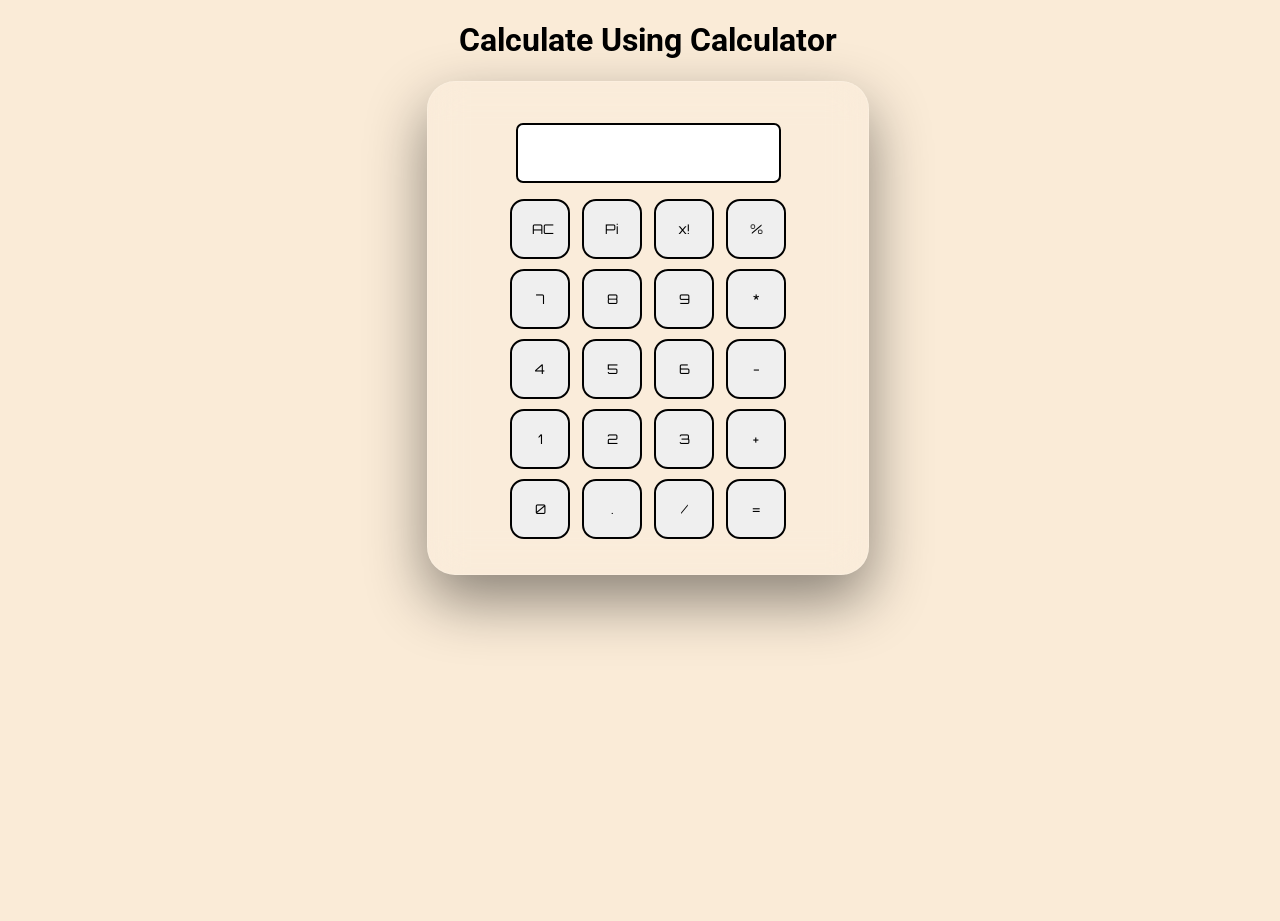
<file: HTML + CSS + JS/Calculator/index.html>
<!DOCTYPE html>
<html lang="en">
<head>
    <meta charset="UTF-8">
    <meta name="viewport" content="width=device-width, initial-scale=1.0">
    <title>Calculator</title>
    <link href="https://fonts.googleapis.com/css2?family=Orbitron:wght@400;700&display=swap" rel="stylesheet">
    <link href="https://fonts.googleapis.com/css2?family=Roboto:wght@300&family=Ubuntu:wght@300&display=swap" rel="stylesheet">
    <link href="style.css" rel="stylesheet" type="text/css"/>
    <link href="utils.css" rel="stylesheet" type="text/css"/>
</head>
<body>
    <h1 class="text-center">Calculate Using Calculator</h1>
    <div class="container flex flex-col item-center mx-auto m-w-20">
        <div class="row">
            <input class="input" type="text"/>
        </div>
        <div class="row">
            <button class="btn">AC</button>
            <button class="btn">Pi</button>
            <button class="btn">x!</button>
            <button class="btn">%</button>
    </div>      
        <div class="row">
            <button class="btn">7</button>
            <button class="btn">8</button>
            <button class="btn">9</button>
            <button class="btn">*</button>
        </div>
        <div class="row">
            <button class="btn">4</button>
            <button class="btn">5</button>
            <button class="btn">6</button>
            <button class="btn">-</button>
    </div>
    <div class="row">
            <button class="btn">1</button>
            <button class="btn">2</button>
            <button class="btn">3</button>
            <button class="btn">+</button>
    </div>
    <div class="row">
            <button class="btn">0</button>
            <button class="btn">.</button>
            <button class="btn">/</button>
            <button class="btn">=</button>
    </div> 
          
    <script src="script.js"></script>
</body>
</html>
</file>
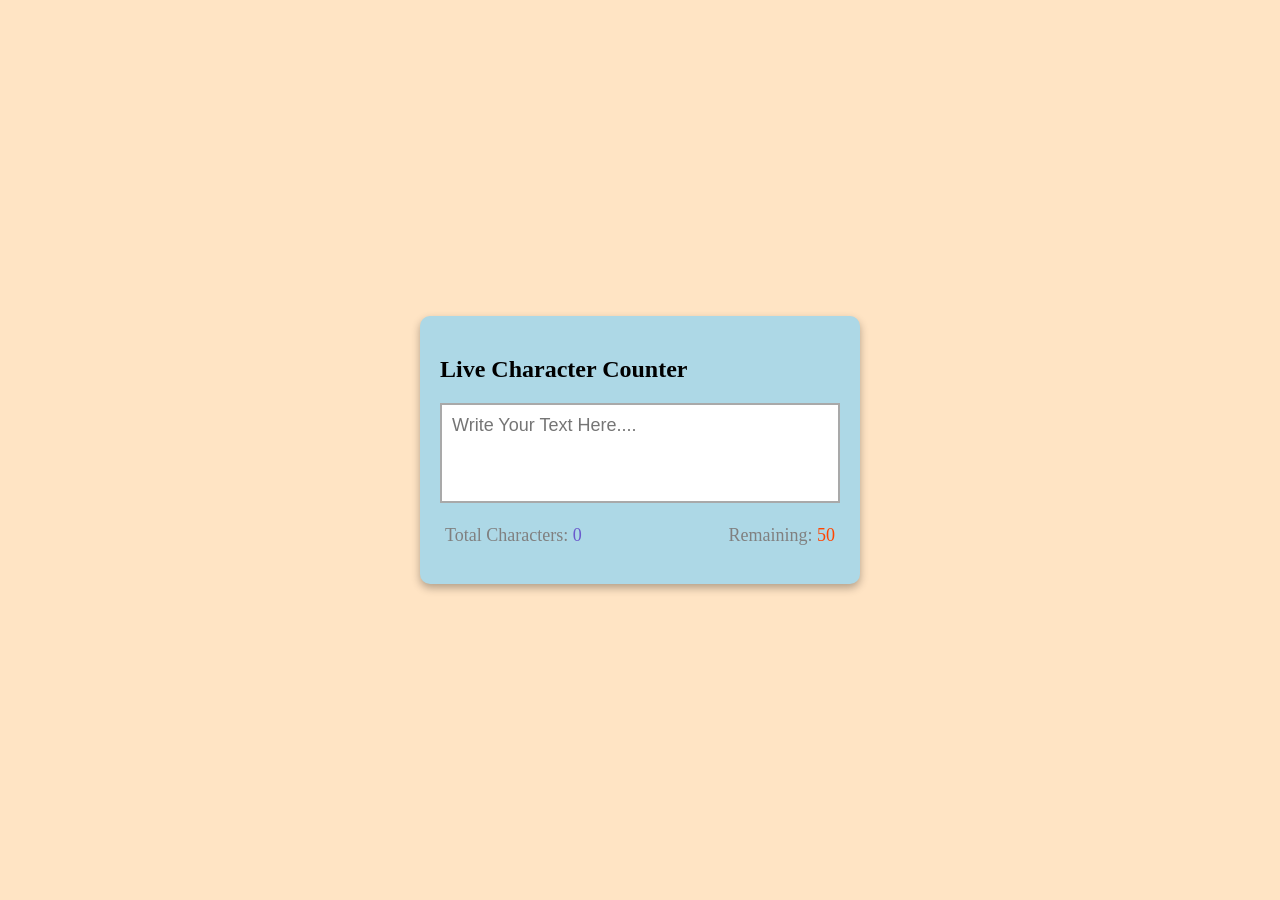
<file: HTML + CSS + JS/Character-Counter/index.html>
<!DOCTYPE html>
<html lang="en">
<head>
    <meta charset="UTF-8">
    <meta name="viewport" content="width=device-width, initial-scale=1.0">
    <title>Chracter Counter</title>
    <link rel="stylesheet" href="style.css">
</head>
<body>
    <div class="conatiner">
        <h2> Live Character Counter</h2>
        <textarea id="textarea" class="textarea" placeholder="Write Your Text Here...." maxlength="50"></textarea>
        <div class="counter-container">
            <p>Total Characters: 
                <span class="total-counter" id="total-counter">0</span>
            </p>
            <p>Remaining: 
                <span class="remaining-counter" id="remaining-counter">50</span>
            </p>
        </div>
    </div>

    <script src="script.js"></script>
</body>
</html>
</file>
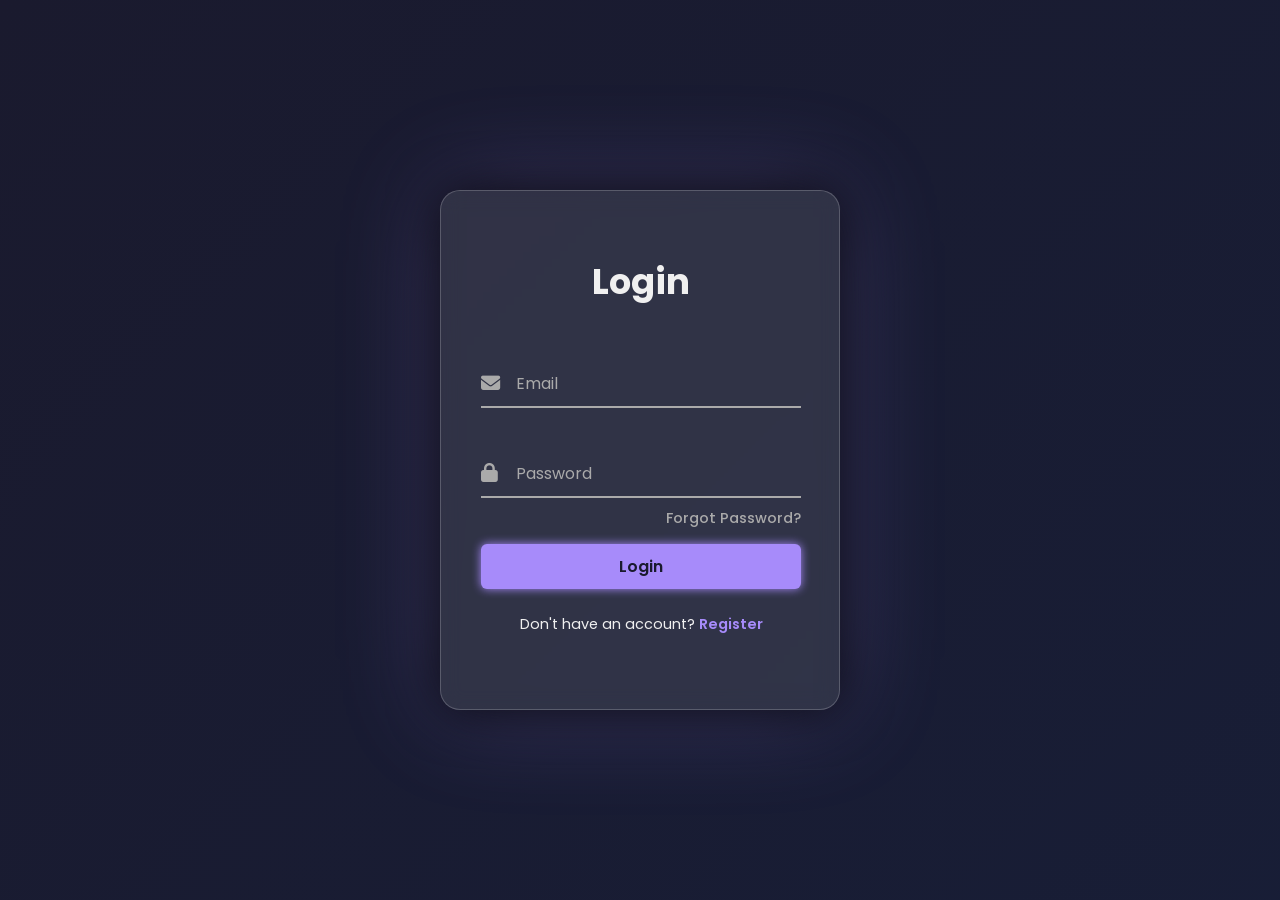
<file: HTML + CSS + JS/Login-SignUp-Form-2/index.html>
<!doctype html>
<html lang="en">
  <head>
    <meta charset="UTF-8" />
    <meta name="viewport" content="width=device-width, initial-scale=1.0" />
    <title>Animated Login & Registration</title>
    <link
      href="https://fonts.googleapis.com/css2?family=Poppins:wght@400;500;600;700&display=swap"
      rel="stylesheet"
    />
    <link
      rel="stylesheet"
      href="https://cdnjs.cloudflare.com/ajax/libs/font-awesome/6.5.1/css/all.min.css"
    />
    <link rel="stylesheet" href="style.css" />
  </head>
  <body>
    <div class="wrapper">
      <div class="form-wrapper">
        <!-- Login Form -->
        <form id="loginForm" action="#">
          <h2>Login</h2>
          <div class="input-box">
            <span class="icon"><i class="fa-solid fa-envelope"></i></span>
            <input type="email" required />
            <label>Email</label>
          </div>
          <div class="input-box">
            <span class="icon"><i class="fa-solid fa-lock"></i></span>
            <input type="password" required />
            <label>Password</label>
          </div>
          <div class="forgot-pass">
            <a href="#">Forgot Password?</a>
          </div>
          <button type="submit" class="btn">Login</button>
          <div class="sign-up-link">
            <p>
              Don't have an account? <a href="#" id="register-link">Register</a>
            </p>
          </div>
        </form>

        <!-- Registration Form -->
        <form id="registerForm" action="#">
          <h2>Registration</h2>
          <div class="input-box">
            <span class="icon"><i class="fa-solid fa-user"></i></span>
            <input type="text" required />
            <label>Username</label>
          </div>
          <div class="input-box">
            <span class="icon"><i class="fa-solid fa-envelope"></i></span>
            <input type="email" required />
            <label>Email</label>
          </div>
          <div class="input-box">
            <span class="icon"><i class="fa-solid fa-lock"></i></span>
            <input type="password" required />
            <label>Password</label>
          </div>
          <button type="submit" class="btn">Register</button>
          <div class="sign-up-link">
            <p>
              Already have an account? <a href="#" id="login-link">Login</a>
            </p>
          </div>
        </form>
      </div>
    </div>

    <script src="script.js"></script>
  </body>
</html>
</file>
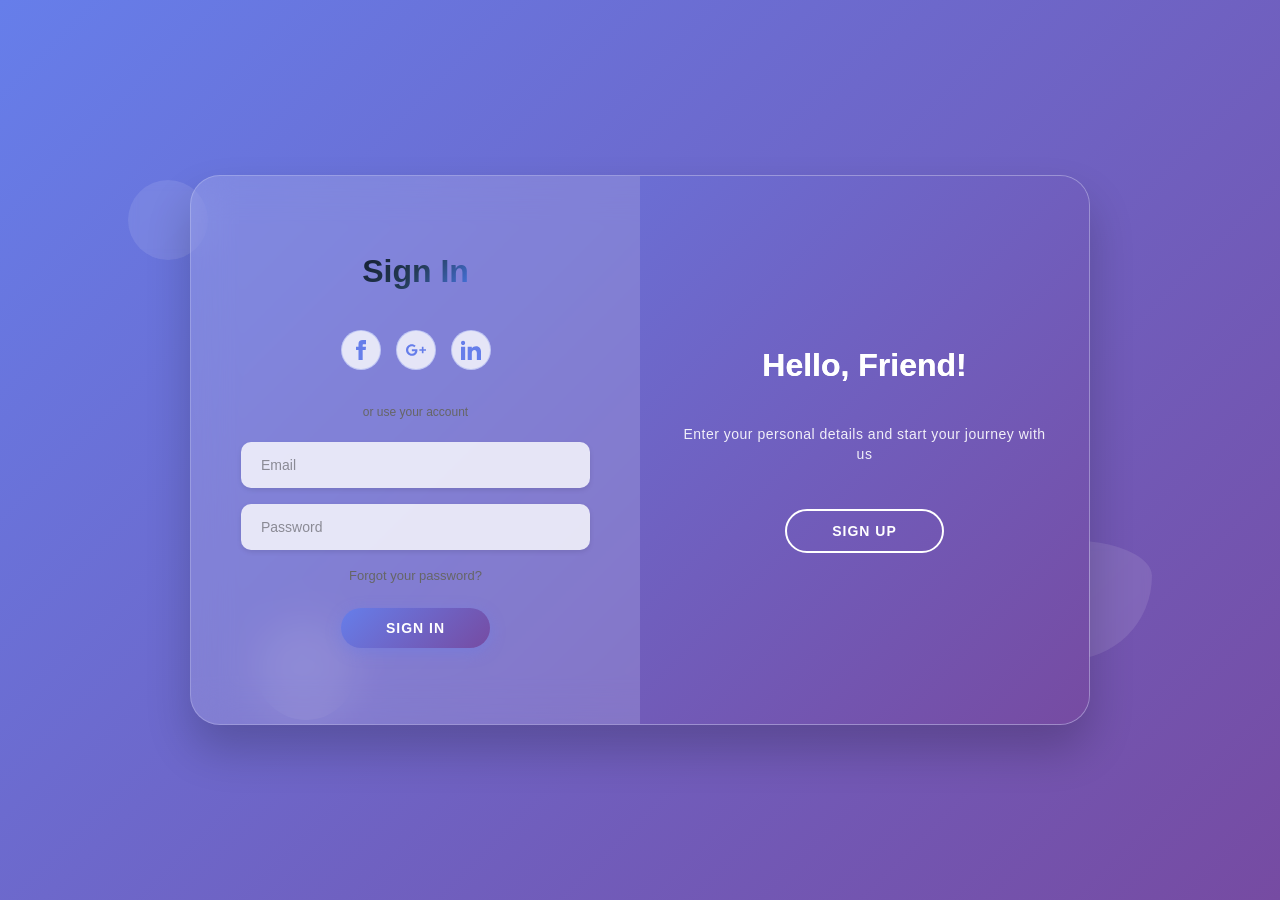
<file: HTML + CSS + JS/Login-SignUp-Form-3/index.html>
<!doctype html>
<html lang="en">
  <head>
    <meta charset="UTF-8" />
    <meta name="viewport" content="width=device-width, initial-scale=1.0" />
    <title>Login & Signup</title>
    <link rel="stylesheet" href="style.css" />
  </head>
  <body>
    <div class="floating-shapes">
      <div class="shape"></div>
      <div class="shape"></div>
      <div class="shape"></div>
    </div>

    <div class="container" id="container">
      <div class="form-container sign-up-container">
        <form>
          <h1>Create Account</h1>
          <div class="social-container">
            <a href="#" class="social">
              <svg width="20" height="20" viewBox="0 0 24 24">
                <path
                  d="M9 8h-3v4h3v12h5v-12h3.642l.358-4h-4v-1.667c0-.955.192-1.333 1.115-1.333h2.885v-5h-3.808c-3.596 0-5.192 1.583-5.192 4.615v3.385z"
                />
              </svg>
            </a>
            <a href="#" class="social">
              <svg width="20" height="20" viewBox="0 0 24 24">
                <path
                  d="M7 11v2.4h3.97c-.16 1.029-1.2 3.02-3.97 3.02-2.39 0-4.34-1.979-4.34-4.42 0-2.44 1.95-4.42 4.34-4.42 1.36 0 2.27.58 2.79 1.08l1.9-1.83c-1.22-1.14-2.8-1.83-4.69-1.83-3.87 0-7 3.13-7 7s3.13 7 7 7c4.04 0 6.721-2.84 6.721-6.84 0-.46-.051-.81-.111-1.16h-6.61zm0 0 17 2h-3v3h-2v-3h-3v-2h3v-3h2v3h3v2z"
                />
              </svg>
            </a>
            <a href="#" class="social">
              <svg width="20" height="20" viewBox="0 0 24 24">
                <path
                  d="M4.98 3.5c0 1.381-1.11 2.5-2.48 2.5s-2.48-1.119-2.48-2.5c0-1.38 1.11-2.5 2.48-2.5s2.48 1.12 2.48 2.5zm.02 4.5h-5v16h5v-16zm7.982 0h-4.968v16h4.969v-8.399c0-4.67 6.029-5.052 6.029 0v8.399h4.988v-10.131c0-7.88-8.922-7.593-11.018-3.714v-2.155z"
                />
              </svg>
            </a>
          </div>
          <span>or use your email for registration</span>
          <input type="text" placeholder="Name" />
          <input type="email" placeholder="Email" />
          <input type="password" placeholder="Password" />
          <button type="submit">Sign Up</button>
          <div class="mobile-toggle" onclick="togglePanel()">
            Already have an account? Sign In
          </div>
        </form>
      </div>
      <div class="form-container sign-in-container">
        <form>
          <h1>Sign In</h1>
          <div class="social-container">
            <a href="#" class="social">
              <svg width="20" height="20" viewBox="0 0 24 24">
                <path
                  d="M9 8h-3v4h3v12h5v-12h3.642l.358-4h-4v-1.667c0-.955.192-1.333 1.115-1.333h2.885v-5h-3.808c-3.596 0-5.192 1.583-5.192 4.615v3.385z"
                />
              </svg>
            </a>
            <a href="#" class="social">
              <svg width="20" height="20" viewBox="0 0 24 24">
                <path
                  d="M7 11v2.4h3.97c-.16 1.029-1.2 3.02-3.97 3.02-2.39 0-4.34-1.979-4.34-4.42 0-2.44 1.95-4.42 4.34-4.42 1.36 0 2.27.58 2.79 1.08l1.9-1.83c-1.22-1.14-2.8-1.83-4.69-1.83-3.87 0-7 3.13-7 7s3.13 7 7 7c4.04 0 6.721-2.84 6.721-6.84 0-.46-.051-.81-.111-1.16h-6.61zm0 0 17 2h-3v3h-2v-3h-3v-2h3v-3h2v3h3v2z"
                />
              </svg>
            </a>
            <a href="#" class="social">
              <svg width="20" height="20" viewBox="0 0 24 24">
                <path
                  d="M4.98 3.5c0 1.381-1.11 2.5-2.48 2.5s-2.48-1.119-2.48-2.5c0-1.38 1.11-2.5 2.48-2.5s2.48 1.12 2.48 2.5zm.02 4.5h-5v16h5v-16zm7.982 0h-4.968v16h4.969v-8.399c0-4.67 6.029-5.052 6.029 0v8.399h4.988v-10.131c0-7.88-8.922-7.593-11.018-3.714v-2.155z"
                />
              </svg>
            </a>
          </div>
          <span>or use your account</span>
          <input type="email" placeholder="Email" />
          <input type="password" placeholder="Password" />
          <a href="#" class="forgot-password">Forgot your password?</a>
          <button type="submit">Sign In</button>
          <div class="mobile-toggle" onclick="togglePanel()">
            Don't have an account? Sign Up
          </div>
        </form>
      </div>
      <div class="overlay-container">
        <div class="overlay">
          <div class="overlay-panel overlay-left">
            <h1>Welcome Back!</h1>
            <p>
              To keep connected with us please login with your personal info
            </p>
            <button class="ghost pulse" id="signIn">Sign In</button>
          </div>
          <div class="overlay-panel overlay-right">
            <h1>Hello, Friend!</h1>
            <p>Enter your personal details and start your journey with us</p>
            <button class="ghost pulse" id="signUp">Sign Up</button>
          </div>
        </div>
      </div>
    </div>

    <script src="script.js"></script>
  </body>
</html>
</file>
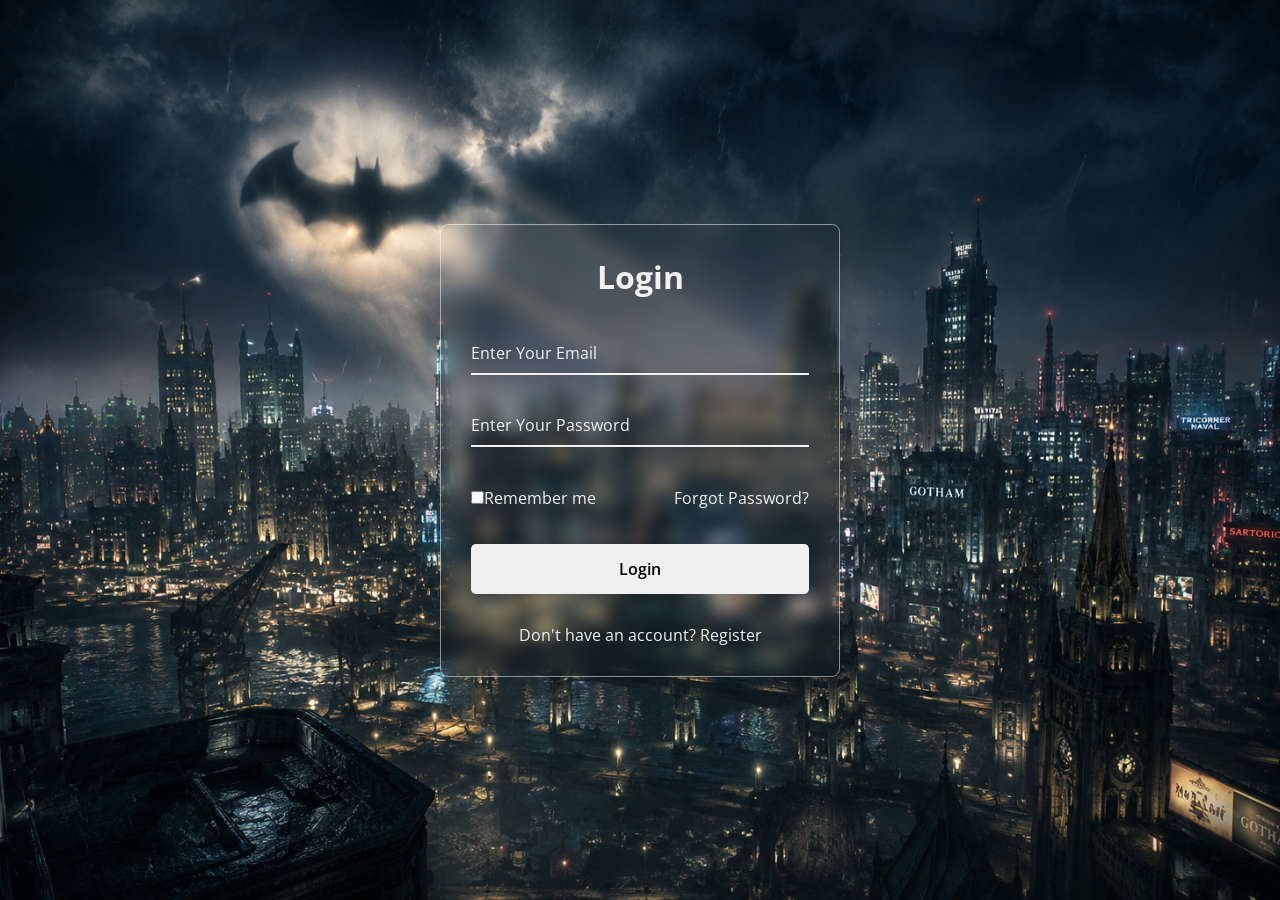
<file: HTML + CSS/login-form-glass/index.html>
<!DOCTYPE html>
<html lang="en">
<head>
    <meta charset="UTF-8">
    <meta name="viewport" content="width=device-width, initial-scale=1.0">
    <title>Login Form</title>
    <link rel="stylesheet" href="style.css">
</head>
<body>
    <div class="login-wrapper">
        <form action="#">
            <h2>Login</h2>
            <div class="input-field">
                <input type="text" required>
                <label>Enter Your Email</label>
            </div>
            <div class="input-field">
                <input type="password" required>
                <label>Enter Your Password</label>
            </div>
            <div class="password-options">
                <label for="remember">
                    <input type="checkbox" id="remember">
                    <p>Remember me</p>
                </label>
                <a href="#">Forgot Password?</a>
            </div>
            <button type="submit">Login</button>
            <div class="account-option">
                <p>Don't have an account? <a href="#">Register</a></p>
            </div>
        </form>
    </div>
</body>
</html>
</file>
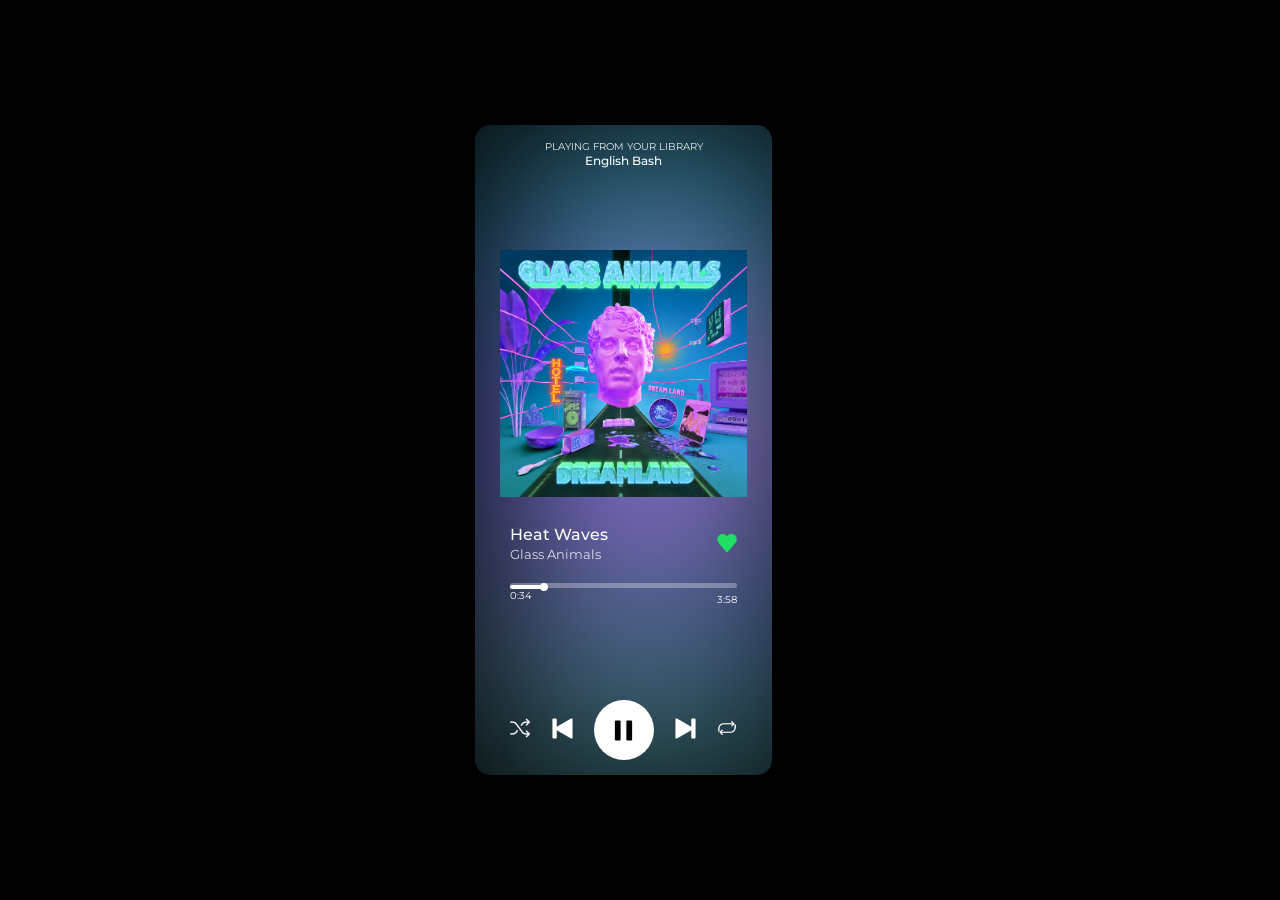
<file: HTML + CSS/Music-Card/index.html>
<!DOCTYPE html>
<html lang="en">
<head>
    <meta charset="UTF-8">
    <meta http-equiv="X-UA-Compatible" content="IE=edge">
    <meta name="viewport" content="width=device-width, initial-scale=1.0">
    <link rel="stylesheet" href="style.css">
    <title>Spotify</title>
</head>
<body>
    <div class="card">
        <div class="blurred">
            <img src="music.png" alt="">
        </div>
        <div class="header">
            <p>PLAYING FROM YOUR LIBRARY</p>
            <span>English Bash</span>
        </div>
        <div class="body">
            <div class="image">
                <img src="music.png" alt="">
            </div>
            <div class="song">
                <div class="description">
                    <p>Heat Waves</p>
                    <span>Glass Animals</span>
                </div>
                <button class="liked">
                    <svg role="img" height="16" width="16" aria-hidden="true" viewBox="0 0 16 16" data-encore-id="icon" class="Svg-sc-ytk21e-0 gQUQL"><path d="M15.724 4.22A4.313 4.313 0 0 0 12.192.814a4.269 4.269 0 0 0-3.622 1.13.837.837 0 0 1-1.14 0 4.272 4.272 0 0 0-6.21 5.855l5.916 7.05a1.128 1.128 0 0 0 1.727 0l5.916-7.05a4.228 4.228 0 0 0 .945-3.577z"></path></svg>
                </button>
            </div>
            <div class="audio">
                <div class="track" data-start="0:34" data-end="3:58">
                    <div class="slider"></div>
                </div>
            </div>
        </div>
        <div class="footer">
            <div class="corner">
                <button>
                    <img src="shuffle.png" alt="">
                </button>
            </div>
            <div class="center">
                <button class="prev">
                    <svg role="img" height="16" width="16" aria-hidden="true" viewBox="0 0 16 16" data-encore-id="icon" class="Svg-sc-ytk21e-0 gQUQL"><path d="M3.3 1a.7.7 0 0 1 .7.7v5.15l9.95-5.744a.7.7 0 0 1 1.05.606v12.575a.7.7 0 0 1-1.05.607L4 9.149V14.3a.7.7 0 0 1-.7.7H1.7a.7.7 0 0 1-.7-.7V1.7a.7.7 0 0 1 .7-.7h1.6z"></path></svg>
                  </button>
                  <button class="play">
                    <svg role="img" height="16" width="16" aria-hidden="true" viewBox="0 0 16 16" data-encore-id="icon" class="Svg-sc-ytk21e-0 gQUQL"><path d="M2.7 1a.7.7 0 0 0-.7.7v12.6a.7.7 0 0 0 .7.7h2.6a.7.7 0 0 0 .7-.7V1.7a.7.7 0 0 0-.7-.7H2.7zm8 0a.7.7 0 0 0-.7.7v12.6a.7.7 0 0 0 .7.7h2.6a.7.7 0 0 0 .7-.7V1.7a.7.7 0 0 0-.7-.7h-2.6z"></path></svg>
                  </button>
                  <button class="next">
                    <svg role="img" height="16" width="16" aria-hidden="true" viewBox="0 0 16 16" data-encore-id="icon" class="Svg-sc-ytk21e-0 gQUQL"><path d="M12.7 1a.7.7 0 0 0-.7.7v5.15L2.05 1.107A.7.7 0 0 0 1 1.712v12.575a.7.7 0 0 0 1.05.607L12 9.149V14.3a.7.7 0 0 0 .7.7h1.6a.7.7 0 0 0 .7-.7V1.7a.7.7 0 0 0-.7-.7h-1.6z"></path></svg>
                  </button>
            </div>
            <div class="corner">
                <button>
                    <img src="arrow.png" alt="">
                </button>
            </div>
        </div>
    </div>
</body>
</html>
</file>
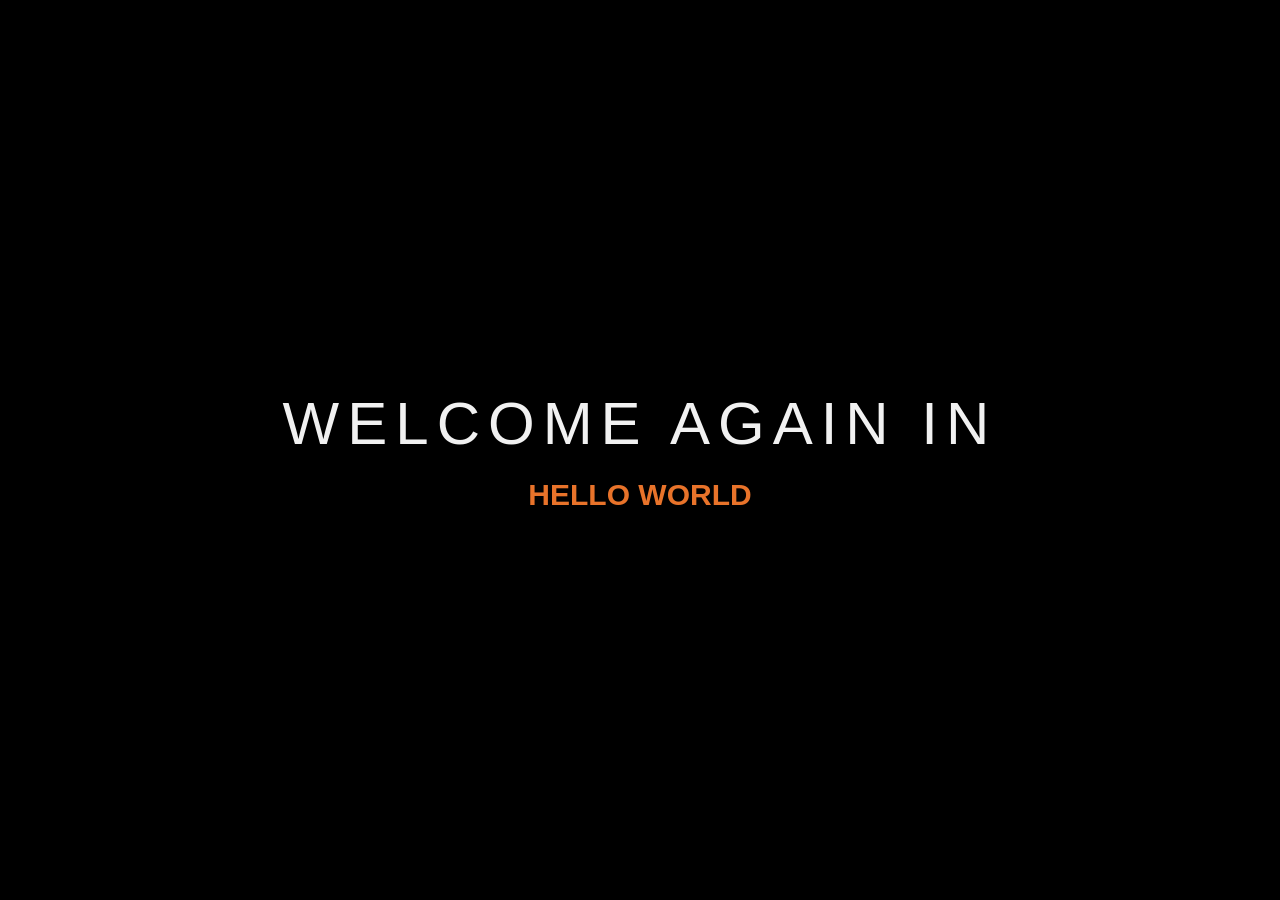
<file: HTML + CSS/text-animation/index.html>
<!DOCTYPE html>
<html lang="en">
<head>
    <meta charset="UTF-8">
    <meta name="viewport" content="width=device-width, initial-scale=1.0">
    <title>Text Animation</title>
    <link rel="stylesheet" href="style.css">
</head>
<body>
    <div class="container">
        <span class="text1">Welcome again in</span>
        <span class="text2">Hello World</span>
    </div>
</body>
</html>
</file>
<file: HTML + CSS + JS/Calculator/style.css>
html,body{
    height: 100%;
    width: 100%;
    font-family: 'Roboto', sans-serif;
    background-color:antiquewhite;
    
}

.btn{
    padding: 20px;
    margin: 0 4px;
    border: 2px solid black;
    border-radius: 14px;
    cursor: pointer;
    font-family: 'Orbitron', sans-serif;
    width: 60px;
    transition: 0.3s ease;
}

.btn:hover{
    background: #333;
    color: #f1f1f1;
    border-color: #f1f1f1;
    transform:translateY(-4px);
}

.row{
    margin: 5px;
}

.row input{
    margin: 6px;
    padding: 20px 35px;
    border-radius: 7px;
    border: 2px solid black;
}

.input{
    font-family: 'Orbitron', sans-serif;
}

.container{
    width: 380px;
    padding: 30px;
    border-radius: 28px;

    background: rgba(255,255,255,.08);
    backdrop-filter: blur(18px);

    border:1px solid rgba(255,255,255,.15);

    box-shadow:
        0 25px 60px rgba(0,0,0,.45);
}
</file>
<file: HTML + CSS + JS/Calculator/utils.css>
.text-center{
    text-align: center;
}

.bg-red{
    background-color: red;
}

.mx-auto{
    margin: auto;
}

.flex{
    display: flex;
}

.flex-col{
    flex-direction: column;
}

.item-center{
    align-items: center;
}
</file>
<file: HTML + CSS + JS/Character-Counter/style.css>
body {
    margin: 0;
    display: flex;
    justify-content: center;
    height: 100vh;
    align-items: center;
    background-color: bisque;
    font-family: cursive;
}

.conatiner {
    background-color: lightblue;
    width: 400px;
    padding: 20px;
    margin: 5px;
    border-radius: 10px;
    box-shadow: 0 4px 8px rgba(0, 0, 0, .3);
}

.textarea {
    resize: none;
    width: 100%;
    height: 100px;
    font-size: 18px;
    font-family: sans-serif;
    padding: 10px;
    box-sizing: border-box;
    border: solid 2px darkgray;
}

.counter-container {
    display: flex;
    justify-content: space-between;
    padding: 0 5px;
}

.counter-container {
    font-size: 18px;
    color: gray;
}

.total-counter {
    color: slateblue;
}

.remaining-counter {
    color: orangered;
}
</file>
<file: HTML + CSS + JS/Login-SignUp-Form-2/style.css>
:root {
    --primary-bg: #1a1a2e;
    --secondary-bg: #16213e;
    --accent-color: #A78BFA;
    --text-light: #f0f0f0;
    --text-muted: #aaaaaa;
}

* {
    margin: 0;
    padding: 0;
    box-sizing: border-box;
    font-family: 'Poppins', sans-serif;
}

body {
    display: flex;
    justify-content: center;
    align-items: center;
    min-height: 100vh;
    color: var(--text-light);
    background: linear-gradient(135deg, var(--primary-bg), var(--secondary-bg), var(--primary-bg));
    background-size: 400% 400%;
    animation: gradientAnimation 15s ease infinite;
}

@keyframes gradientAnimation {
    0% { background-position: 0% 50%; }
    50% { background-position: 100% 50%; }
    100% { background-position: 0% 50%; }
}

.wrapper {
    position: relative;
    width: 400px;
    height: 520px;
    background: rgba(255, 255, 255, 0.1); 
    border: 1px solid rgba(255, 255, 255, 0.2);
    backdrop-filter: blur(10px);
    box-shadow: 0 0 50px rgba(0, 0, 0, 0.8), 0 0 100px rgba(167, 139, 250, 0.3);
    border-radius: 20px;
    overflow: hidden;
    z-index: 10;
}

.form-wrapper {
    display: flex;
    position: absolute;
    top: 0;
    left: 0;
    width: 100%;
    height: 100%;
    transition: 0.6s ease-in-out;
}

.wrapper.active .form-wrapper {
    transform: translateX(-100%);
}

.form-wrapper form {
    width: 100%;
    min-width: 400px;
    padding: 40px;
    display: flex;
    flex-direction: column;
    justify-content: center;
}

.form-wrapper h2 {
    font-size: 2.2em;
    color: var(--text-light);
    text-align: center;
    margin-bottom: 30px;
    font-weight: 700;
}

.input-box {
    position: relative;
    width: 100%;
    height: 50px;
    margin: 20px 0;
}

.input-box input {
    width: 100%;
    height: 100%;
    background: transparent;
    border: none;
    outline: none;
    border-bottom: 2px solid var(--text-muted);
    font-size: 1em;
    color: var(--text-light);
    padding: 0 5px 0 35px;
    font-weight: 500;
    transition: .5s;
}

.input-box input:focus,
.input-box input:valid {
    border-bottom-color: var(--accent-color);
}

.input-box label {
    position: absolute;
    top: 50%;
    left: 35px;
    transform: translateY(-50%);
    font-size: 1em;
    color: var(--text-muted);
    pointer-events: none;
    transition: .5s;
}

.input-box input:focus ~ label,
.input-box input:valid ~ label {
    top: -5px;
    font-size: 0.8em;
    color: var(--accent-color);
}

.input-box .icon {
    position: absolute;
    top: 50%;
    left: 0;
    transform: translateY(-50%);
    font-size: 1.2em;
    color: var(--text-muted);
}

.input-box input:focus ~ .icon,
.input-box input:valid ~ .icon {
    color: var(--accent-color);
}

.forgot-pass {
    margin: -10px 0 15px;
    font-size: 0.9em;
    text-align: right;
}

.forgot-pass a {
    color: var(--text-muted);
    text-decoration: none;
    font-weight: 500;
    transition: color 0.3s;
}

.forgot-pass a:hover {
    text-decoration: underline;
    color: var(--accent-color);
}

.btn {
    width: 100%;
    height: 45px;
    min-height: 45px;
    flex-shrink: 0;
    background: var(--accent-color);
    border: none;
    outline: none;
    border-radius: 6px;
    cursor: pointer;
    font-size: 1em;
    color: var(--primary-bg);
    font-weight: 600;
    box-shadow: 0 0 10px var(--accent-color);
    transition: all .4s;
}

.btn:hover {
    box-shadow: 0 0 10px var(--accent-color);
    filter: brightness(1.1);
}

.sign-up-link {
    font-size: 0.9em;
    color: var(--text-light);
    text-align: center;
    margin: 25px 0 10px;
}

.sign-up-link p a {
    color: var(--accent-color);
    text-decoration: none;
    font-weight: 600;
    transition: color 0.3s;
}

.sign-up-link p a:hover {
    text-decoration: underline;
    color: var(--text-light);
}

@media (max-width: 450px) {
    .wrapper {
        width: 90%;
        max-width: 400px;
        height: auto;
        min-height: 450px;
    }

    .form-wrapper form {
        min-width: unset;
        padding: 30px;
    }
}
</file>
<file: HTML + CSS + JS/Login-SignUp-Form-3/style.css>
* {
    margin: 0;
    padding: 0;
    box-sizing: border-box;
}

body {
    font-family: 'Segoe UI', Tahoma, Geneva, Verdana, sans-serif;
    min-height: 100vh;
    display: flex;
    align-items: center;
    justify-content: center;
    background: linear-gradient(135deg, #667eea 0%, #764ba2 25%, #f093fb 50%, #f5576c 75%, #fda085 100%);
    background-size: 400% 400%;
    animation: gradientShift 15s ease infinite;
    overflow: hidden;
}

@keyframes gradientShift {
    0% { background-position: 0% 50%; }
    50% { background-position: 100% 50%; }
    100% { background-position: 0% 50%; }
}

.floating-shapes {
    position: fixed;
    width: 100%;
    height: 100%;
    pointer-events: none;
    overflow: hidden;
}

.shape {
    position: absolute;
    background: rgba(255, 255, 255, 0.1);
    backdrop-filter: blur(5px);
    animation: float 20s infinite ease-in-out;
}

.shape:nth-child(1) {
    width: 80px;
    height: 80px;
    top: 20%;
    left: 10%;
    border-radius: 50%;
    animation-delay: 0s;
}

.shape:nth-child(2) {
    width: 120px;
    height: 120px;
    top: 60%;
    right: 10%;
    border-radius: 30% 70% 70% 30% / 30% 30% 70% 70%;
    animation-delay: 2s;
}

.shape:nth-child(3) {
    width: 100px;
    height: 100px;
    bottom: 20%;
    left: 20%;
    border-radius: 50%;
    animation-delay: 4s;
}

@keyframes float {
    0%, 100% { transform: translateY(0) rotate(0deg); }
    33% { transform: translateY(-30px) rotate(120deg); }
    66% { transform: translateY(30px) rotate(240deg); }
}

.container {
    position: relative;
    width: 900px;
    max-width: 95%;
    height: 550px;
    background: rgba(255, 255, 255, 0.15);
    backdrop-filter: blur(20px);
    border-radius: 30px;
    box-shadow: 0 25px 45px rgba(0, 0, 0, 0.2);
    overflow: hidden;
    border: 1px solid rgba(255, 255, 255, 0.2);
}

.form-container {
    position: absolute;
    width: 50%;
    height: 100%;
    display: flex;
    align-items: center;
    justify-content: center;
    transition: all 0.6s ease-in-out;
}

.sign-in-container {
    left: 0;
    z-index: 2;
}

.sign-up-container {
    left: 0;
    opacity: 0;
    z-index: 1;
}

.container.right-panel-active .sign-in-container {
    transform: translateX(100%);
    opacity: 0;
    z-index: 1;
}

.container.right-panel-active .sign-up-container {
    transform: translateX(100%);
    opacity: 1;
    z-index: 2;
}

.overlay-container {
    position: absolute;
    top: 0;
    left: 50%;
    width: 50%;
    height: 100%;
    overflow: hidden;
    transition: transform 0.6s ease-in-out;
    z-index: 100;
}

.container.right-panel-active .overlay-container {
    transform: translateX(-100%);
}

.overlay {
    background: linear-gradient(135deg, #667eea 0%, #764ba2 100%);
    background-repeat: no-repeat;
    background-size: cover;
    background-position: 0 0;
    color: #ffffff;
    position: relative;
    left: -100%;
    height: 100%;
    width: 200%;
    transform: translateX(0);
    transition: transform 0.6s ease-in-out;
}

.container.right-panel-active .overlay {
    transform: translateX(50%);
}

.overlay-panel {
    position: absolute;
    display: flex;
    align-items: center;
    justify-content: center;
    flex-direction: column;
    padding: 0 40px;
    text-align: center;
    top: 0;
    height: 100%;
    width: 50%;
    transform: translateX(0);
    transition: transform 0.6s ease-in-out;
}

.overlay-left {
    transform: translateX(-20%);
}

.container.right-panel-active .overlay-left {
    transform: translateX(0);
}

.overlay-right {
    right: 0;
    transform: translateX(0);
}

.container.right-panel-active .overlay-right {
    transform: translateX(20%);
}

form {
    background-color: transparent;
    display: flex;
    align-items: center;
    justify-content: center;
    flex-direction: column;
    padding: 0 50px;
    height: 100%;
    text-align: center;
    width: 100%;
}

h1 {
    font-weight: bold;
    margin: 0 0 20px 0;
    font-size: 32px;
    background: linear-gradient(135deg, #141E30, #243B55, #4776E6);
    -webkit-background-clip: text;
    -webkit-text-fill-color: transparent;
    background-clip: text;
}

.overlay h1 {
    background: white;
    -webkit-background-clip: text;
    -webkit-text-fill-color: white;
    background-clip: text;
}

p {
    font-size: 14px;
    font-weight: 300;
    line-height: 20px;
    letter-spacing: 0.5px;
    margin: 20px 0 30px;
    color: #333;
}

.overlay p {
    color: rgba(255, 255, 255, 0.9);
}

.social-container {
    margin: 20px 0;
    display: flex;
    gap: 15px;
}

.social {
    border: 1px solid rgba(102, 126, 234, 0.3);
    border-radius: 50%;
    display: inline-flex;
    justify-content: center;
    align-items: center;
    height: 40px;
    width: 40px;
    transition: all 0.3s ease;
    cursor: pointer;
    background: rgba(255, 255, 255, 0.8);
}

.social:hover {
    background: linear-gradient(135deg, #667eea 0%, #764ba2 100%);
    transform: scale(1.1) rotate(5deg);
    border-color: transparent;
    box-shadow: 0 5px 15px rgba(102, 126, 234, 0.4);
}

.social svg {
    fill: #667eea;
    transition: fill 0.3s ease;
}

.social:hover svg {
    fill: white;
}

span {
    font-size: 12px;
    color: #666;
    margin: 15px 0;
}

input {
    background: rgba(255, 255, 255, 0.8);
    border: none;
    border-radius: 10px;
    padding: 15px 20px;
    margin: 8px 0;
    width: 100%;
    font-size: 14px;
    transition: all 0.3s ease;
    box-shadow: 0 2px 5px rgba(0, 0, 0, 0.1);
}

input:focus {
    outline: none;
    background: white;
    box-shadow: 0 5px 15px rgba(102, 126, 234, 0.3);
    transform: translateY(-2px);
}

input::placeholder {
    color: rgba(0, 0, 0, 0.4);
}

button {
    border-radius: 25px;
    border: none;
    background: linear-gradient(135deg, #667eea 0%, #764ba2 100%);
    color: #ffffff;
    font-size: 14px;
    font-weight: bold;
    padding: 12px 45px;
    letter-spacing: 1px;
    text-transform: uppercase;
    transition: all 0.3s ease;
    cursor: pointer;
    margin-top: 15px;
    box-shadow: 0 4px 15px rgba(102, 126, 234, 0.4);
}

button:hover {
    transform: translateY(-2px);
    box-shadow: 0 6px 20px rgba(102, 126, 234, 0.6);
}

button:active {
    transform: translateY(0);
}

button.ghost {
    background: transparent;
    border: 2px solid #ffffff;
    box-shadow: none;
}

button.ghost:hover {
    background: rgba(255, 255, 255, 0.1);
    box-shadow: 0 4px 15px rgba(255, 255, 255, 0.3);
}

.forgot-password {
    color: #666;
    font-size: 13px;
    text-decoration: none;
    margin: 10px 0;
    transition: color 0.3s ease;
}

.forgot-password:hover {
    color: #667eea;
    text-decoration: underline;
}

.pulse {
    animation: pulse 2s infinite;
}

@keyframes pulse {
    0% { transform: scale(1); }
    50% { transform: scale(1.05); }
    100% { transform: scale(1); }
}

@media (max-width: 768px) {
    .container {
        width: 100%;
        min-height: 100vh;
        height: auto;
        border-radius: 0;
    }

    .form-container {
        width: 100%;
        height: auto;
        min-height: 500px;
        position: relative;
    }

    .overlay-container {
        display: none;
    }

    .sign-up-container {
        display: none;
    }

    .container.right-panel-active .sign-in-container {
        display: none;
        transform: none;
        opacity: 1;
    }

    .container.right-panel-active .sign-up-container {
        display: flex;
        position: relative;
        transform: none;
        opacity: 1;
        left: 0;
    }

    .mobile-toggle {
        display: block !important;
        color: #667eea;
        text-decoration: underline;
        cursor: pointer;
        margin-top: 20px;
    }
}

.mobile-toggle {
    display: none;
}
</file>
<file: HTML + CSS/login-form-glass/style.css>
@import url('https://fonts.googleapis.com/css2?family=Open+Sans:ital,wght@0,300..800;1,300..800&display=swap');

*{
    margin: 0;
    padding: 0;
    box-sizing: border-box;
    font-family: "Open Sans", sans-serif;
}

body{
    display: flex;
    align-items: center;
    justify-content: center;
    min-height: 100vh;
    width: 100%;
}

body::before{
    content: "";
    position: absolute;
    height: 100%;
    width: 100%;
    background: url("hero.png");
    background-position: center;
    background-size: cover;
}

.login-wrapper{
    width: 400px;
    padding: 30px;
    border: 1px solid rgba(255, 255, 255, 0.5);
    border-radius: 8px;
    text-align: center;
    backdrop-filter: blur(8px);
    -webkit-backdrop-filter: blur(8px);
}

form{
    display: flex;
    flex-direction: column;
}

form h2{
    font-size: 2rem;
    color: #f1f1f1;
    margin-bottom: 20px;
}

.input-field{
    position: relative;
    margin: 15px 0;
    border-bottom: 2px solid #f1f1f1;
}

.input-field input{
    width: 100%;
    height: 40px;
    background: transparent;
    border: none;
    outline: none;
    color: #f1f1f1;
    font-size: 1rem;
}

.input-field label{
    position: absolute;
    top: 50%;
    left: 0;
    transform: translateY(-50%);
    color: #f1f1f1;
    font-size: 1rem;
    pointer-events: none;
    transition: 0.3s ease;
}

.input-field input:focus~label,
.input-field input:valid~label{
    transform: TranslateY(-120%);
    font-size: 0.8rem;
    top: 10px;
}

.password-options{
    display: flex;
    align-items: center;
    justify-content: space-between;
    margin: 25px 0 35px 0;
    color: #f1f1f1;
}

.password-options label{
    display: flex;
    align-items: center;
}

#remember{
    accent-color: #f1f1f1;
}

.password-options lable p{
    margin-left: 8px;
}

.login-wrapper a{
    color: #f1f1f1;
    text-decoration: none;
}

.login-wrapper a:hover{
    text-decoration: underline;
}

button{
    color: #000;
    font-size: 1rem;
    font-weight: 600;
    padding: 12px 20px;
    border-radius: 5px;
    border: 2px solid transparent;
    cursor: pointer;
    transition: 0.3s ease;
}

button:hover{
    background: #333;
    color: #f1f1f1;
    border-color: #f1f1f1;
}

.account-option{
    text-align: center;
    margin-top: 30px;
    color: #f1f1f1;
}
</file>
<file: HTML + CSS/Music-Card/style.css>
@import url('https://fonts.googleapis.com/css2?family=Montserrat:wght@200;400;500;600;700&display=swap');

*{
  margin: 0;
  padding: 0;
  box-sizing: border-box;
  font-family: "Montserrat", sans-serif;
}

body{
    background: #000;
    display: grid;
    place-content: center;
    height: 100vh;
}

.blurred{
    position: absolute;
    height: 100%;
    width: 100%;
    z-index: -1;
    filter: blur(100px);
}

.blurred img{
    width: 100%;
    height: 100%;
    object-fit: cover;
}

.card{
    position: relative;
    width: 90%;
    max-width: 330px;
    height: 90vh;
    max-height: 650px;
    display: flex;
    flex-direction: column;
    justify-content: space-between;
    border-radius: 15px;
    overflow: hidden;
    padding: 15px 25px;
    color: #fff;
}



.header{
    display: flex;
    flex-direction: column;
    width: 100%;
    align-items: center;
}

.header p{
    font-size: 10px;
    opacity: 0.9;
}

.header span{
    font-size: 12px;
    font-weight: 500;
}

.body{
    width: 100%;
}

.body .image{
    width: 100%;
    margin-bottom: 10%;
}

.body .image img{
    width: 100%;
    object-fit: contain;
}

.song{
    display: flex;
    align-items: center;
    padding: 0 10px;
    justify-content: space-between;
}

.description{
    width: 85%;
    position: relative;
    overflow: hidden;
}

.description p{
    font-weight: 500;
    white-space: nowrap;
    animation: rightToLeft linear infinite 6s;
}

.description span{
    font-size: 13px;
    opacity: 0.8;
}

button{
    background: transparent;
    border: none;
    outline: none;
}

.liked svg{
    fill: #1fdf64;
    height: 20px;
    width: 20px;
}

.audio{
    padding: 0 10px;
    margin-top: 20px;
}

.track{
    width: 100%;
    height: 5px;
    background: rgba(255,255,255,0.3);
    border-radius: 2px;
    position: relative;
}

.track::before{
    content: attr(data-start);
    position: absolute;
    font-size: 10px;
    margin-top: 6px;
}

.track::after{
    content: attr(data-end);
    position: absolute;
    font-size: 10px;
    right: 0;
    margin-top: 6px;
}

.slider{
    position: relative;
    bottom: -30%;
    left: 0;
    width: 15%;
    height: 4px;
    background: #fff;
    border-radius: 2px;
}

.slider::after{
    position: absolute;
    content: "";
    height: 8px;
    width: 8px;
    background: #fff;
    border-radius: 50%;
    right: 0;
    top: 50%;
    transform: translate(50%,-50%);
}

.footer{
    width: 100%;
    padding: 0 10px;
    display: flex;
    justify-content: space-between;
    align-items: center;
    margin-top: 30px;
}

.corner button{
    width: 20px;
    height: 20px;
}

.corner button img{
    width: 100%;
    object-fit: contain;
}

.center{
    display: flex;
    gap: 20px;
    align-items: center;
    justify-content: center;
}

.center svg{
    fill: #fff;
    height: 23px;
    width: 23px;
}

.center .play{
    height: 60px;
    width: 60px;
    display: flex;
    justify-content: center;
    align-items: center;
    background: #fff;
    border-radius: 50%;
}

.center .play svg{
    fill: #000;
}

@keyframes rightToLeft{
    0%{
        transform: translateX(100%);
    }
    100%{
        transform: translateX(-120%);
    }
}
</file>
<file: HTML + CSS/text-animation/style.css>
*{
    padding: 0;
    margin: 0;
    font-family: sans-serif;
}

body{
    background: #000;
}

.container{
    text-align: center;
    position: absolute;
    top: 50%;
    left: 50%;
    transform: translate(-50%, -50%);
    width: 100%;
}

.container span{
    display: block;
    text-transform: uppercase;
}

.text1{
    color: #f1f1f1;
    font-size: 60px;
    font-weight: 700px;
    letter-spacing: 8px;
    margin-bottom: 20px;
    background: black;
    position: relative;
    animation: text 3s 1;
}

.text2{
    font-size: 30px;
    color: #E8732A;
    font-weight: bold;
}

@keyframes text{
    0%{
        color: black;
        letter-spacing: 8px;
        margin-bottom: -40px;
    } 30% {
        letter-spacing: 25px;
        margin-bottom: -40px;
    } 80% {
        margin-bottom: -40px;
    }
}
</file>
